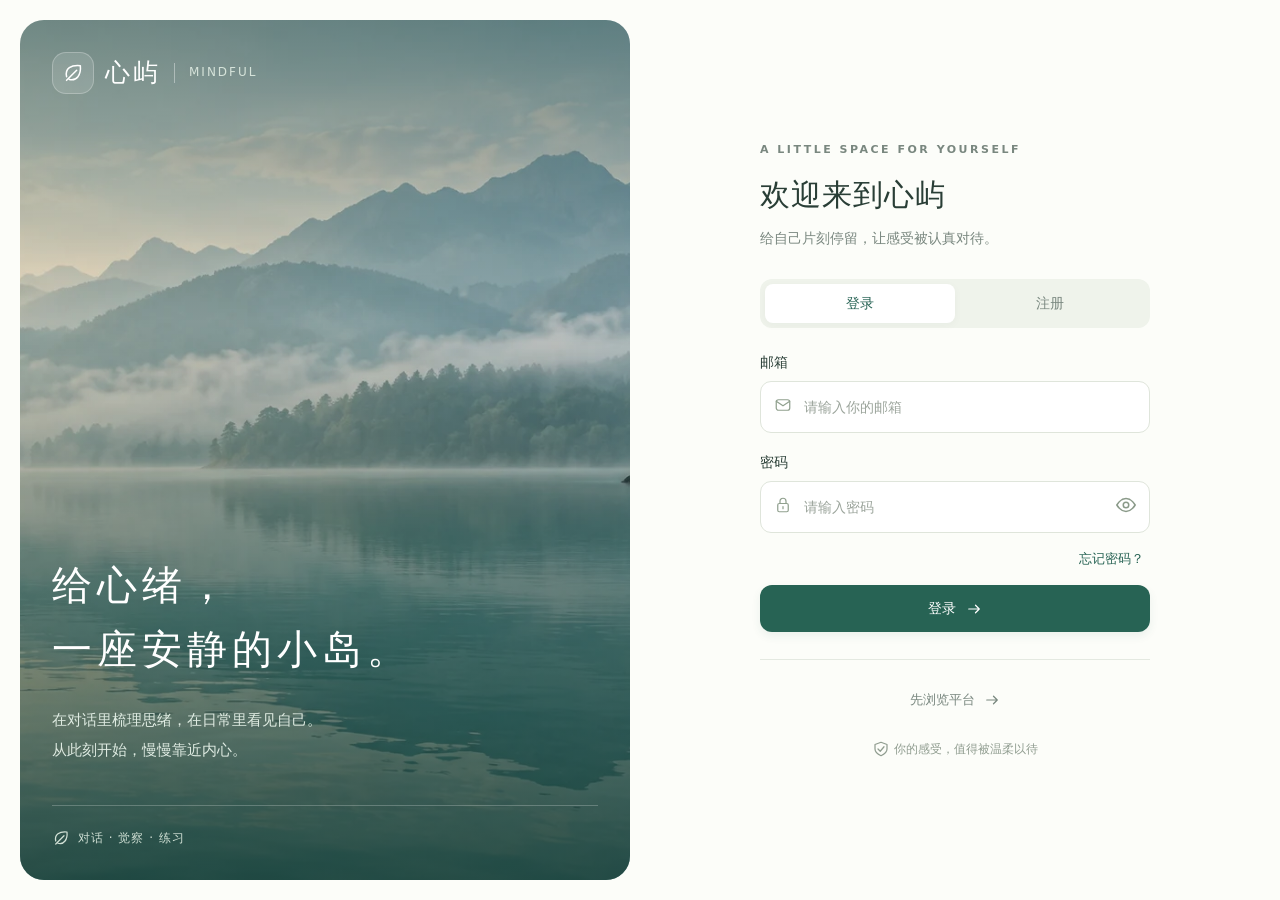
<file: index.html>
<!doctype html>
<html lang="zh-CN">
<head>
  <meta charset="UTF-8">
  <meta name="viewport" content="width=device-width, initial-scale=1, viewport-fit=cover">
  <meta name="theme-color" content="#276354">
  <meta name="description" content="心屿：通过对话、正念练习与日常记录，留意自己的感受。">
  <title>心屿 · 给心绪一点空间</title>
  <link rel="icon" href="/static/favicon.svg" type="image/svg+xml">
  <link rel="stylesheet" href="/static/styles.css">
  <script defer src="/static/vendor/chart.umd.min.js"></script>
  <script type="module" src="/static/app.js"></script>
</head>
<body>
  <a href="#main" class="skip-link">跳到主要内容</a>
  <div id="app"><div class="initial-load">正在打开你的空间…</div></div>
  <div id="toast-region" class="toast-region" role="status" aria-live="polite"></div>
  <dialog id="modal" aria-labelledby="modal-title"></dialog>
  <div id="player-root"></div>
  <audio id="audio" preload="metadata"></audio>
</body>
</html>
</file>
<file: static/styles.css>
@charset "UTF-8";
:root{--green:#276354;--green-dark:#1c4e42;--green-light:#eaf2ec;--mint:#d9e9d9;--ink:#293e36;--muted:#79877f;--paper:#f8f9f5;--line:#e4e9e1;--white:#fff;--serif:"Noto Serif SC","Songti SC","STSong","SimSun",serif;--shadow:0 12px 40px #264f3610;--radius:22px;font-family:Inter,"PingFang SC","Microsoft YaHei",system-ui,sans-serif;color:var(--ink);font-size:16px;line-height:1.6;font-synthesis:none}
*{box-sizing:border-box}body{margin:0;background:var(--paper)}button,input,textarea,select{font:inherit}button,a,input,textarea,select{-webkit-tap-highlight-color:transparent}button,a{touch-action:manipulation}button{cursor:pointer}a{color:inherit;text-decoration:none}button{border:0;background:none;color:inherit}button:disabled{cursor:not-allowed;opacity:.48}button:focus-visible,a:focus-visible{outline:3px solid #9eb8a4;outline-offset:4px}input:focus,textarea:focus,select:focus{outline:0;border-color:var(--green);box-shadow:0 0 0 3px #27635412}h1,h2,h3,p{margin:0}h1{font-size:34px;font-weight:600;letter-spacing:-1px;line-height:1.45}h2{font-size:21px;font-weight:600;line-height:1.5}h3{font-size:17px;font-weight:600}small{font-size:13px}svg{flex-shrink:0}.icon{width:22px;height:22px;vertical-align:middle}.icon.sm{width:18px;height:18px}.icon.lg{width:30px;height:30px}.muted{color:var(--muted)}.overline{font-size:12px;font-weight:600;letter-spacing:2px;text-transform:uppercase;color:var(--muted)}.serif{font-family:var(--serif);font-weight:500}.row{display:flex;align-items:center;gap:12px}.between{justify-content:space-between}.wrap{flex-wrap:wrap}.stack{display:grid;gap:20px}.hidden,[hidden]{display:none!important}.full{width:100%}.text-center{text-align:center}.text-sm{font-size:14px}.line{height:1px;background:var(--line)}.initial-load{padding:20vh 20px;text-align:center}.skip-link{position:fixed;top:-100px;left:20px;z-index:100;background:white;padding:10px}.skip-link:focus{top:10px}
.btn{display:inline-flex;align-items:center;justify-content:center;gap:9px;border-radius:12px;padding:12px 20px;font-size:14px;font-weight:500;min-height:46px;transition:background .2s,transform .2s}.btn:hover{transform:translateY(-1px)}.btn.primary{background:var(--green);color:white;box-shadow:0 4px 10px #27635415}.btn.primary:hover{background:var(--green-dark)}.btn.secondary{border:1px solid var(--line);background:var(--white)}.btn.secondary:hover{background:var(--green-light);border-color:#c7d6c9}.btn.soft{background:var(--green-light);color:var(--green)}.btn.danger{background:#f8ece8;color:#a1453b}.btn.link{color:var(--green);padding:8px 0;min-height:40px}.btn.small{padding:8px 14px;min-height:38px}.icon-btn{height:40px;width:40px;border-radius:12px;display:inline-flex;align-items:center;justify-content:center}.icon-btn:hover{background:var(--green-light)}.tag{display:inline-flex;align-items:center;gap:5px;font-size:12px;border-radius:7px;padding:4px 9px;background:var(--green-light);color:var(--green)}.tag.warning{background:#fff3df;color:#946b29}.tag.info{background:#eef3fa;color:#557b9a}.tag.neutral{background:#f0f2ee;color:#7c877f}.card{border:1px solid var(--line);border-radius:var(--radius);background:var(--white)}
.site-header{height:86px;border-bottom:1px solid var(--line);background:#fdfefa;display:flex;align-items:center;justify-content:space-between;padding:0 max(5vw,calc((100vw - 1200px)/2));gap:20px}.brand{display:flex;align-items:center;gap:11px;white-space:nowrap}.brand-symbol{width:42px;height:42px;display:grid;place-items:center;border-radius:14px;background:var(--green);color:white}.brand-name{font-size:25px;letter-spacing:3px;font-weight:600}.brand-en{font-size:12px;letter-spacing:2px;color:var(--muted);border-left:1px solid #ced8cf;padding-left:14px;margin-left:2px}.header-right{display:flex;align-items:center;gap:27px;font-size:14px}.header-note{color:var(--muted);display:flex;align-items:center;gap:7px}.avatar-small{width:33px;height:33px;border-radius:50%;background:var(--green-light);display:grid;place-items:center;overflow:hidden}.avatar-small img{width:100%;height:100%;object-fit:cover}.account-btn{display:flex;align-items:center;gap:9px;padding:7px 10px;border-radius:12px}.account-btn:hover{background:#f0f4ed}.page{max-width:1200px;margin:0 auto;padding:40px 0 130px;animation:pageIn .3s ease}.page-top{display:flex;justify-content:space-between;align-items:center;gap:20px;margin-bottom:27px}.page-top h1{margin-top:5px}.page-top .description{color:var(--muted);margin-top:8px;font-size:14px}.bottom-nav{position:fixed;bottom:20px;left:50%;transform:translateX(-50%);width:540px;max-width:calc(100% - 32px);height:70px;z-index:20;display:grid;grid-template-columns:repeat(4,1fr);background:#fffffff2;backdrop-filter:blur(18px);border:1px solid #dfe6dd;border-radius:22px;box-shadow:0 10px 44px #233b3320;padding:7px}.nav-item{display:flex;align-items:center;justify-content:center;gap:8px;border-radius:15px;color:var(--muted);font-size:14px;transition:.2s}.nav-item:hover{background:#f4f6f0}.nav-item.active{color:var(--green);background:var(--green-light);font-weight:600}.nav-item .icon{width:21px;height:21px}.footnote{display:flex;align-items:center;justify-content:center;gap:7px;color:#8b958d;font-size:12px;margin-top:25px}
.home-grid{display:grid;grid-template-columns:minmax(0,1fr) 304px;gap:24px}.conversation-panel{padding:26px 28px}.section-heading{display:flex;align-items:center;justify-content:space-between;gap:12px}.section-heading .count{margin-left:10px;border-radius:6px;font-size:13px;color:var(--muted);background:#f0f3ec;padding:2px 8px;font-family:system-ui;font-weight:400}.section-meta{font-size:13px;color:var(--muted)}.conversation-empty{display:flex;align-items:center;justify-content:center;flex-direction:column;text-align:center;padding:36px 20px 42px;min-height:355px}.empty-orbit{display:grid;place-items:center;width:118px;height:118px;border:1px solid #e8eee4;border-radius:50%;box-shadow:0 0 0 15px #f7f9f4,0 0 0 16px #f0f3ec;margin:24px 0 33px;background:#f2f6ef}.empty-orbit .inner{display:grid;place-items:center;width:74px;height:74px;border:1px solid #cfddcd;border-radius:25px;background:#e5efe1;color:var(--green);transform:rotate(-8deg)}.empty-orbit .icon{width:33px;height:33px;transform:rotate(8deg)}.conversation-empty h2{font-size:22px;letter-spacing:.5px}.conversation-empty p{font-size:14px;color:var(--muted);max-width:345px;margin:12px auto 23px;line-height:1.9}.cbt-strip{border-top:1px solid var(--line);padding-top:23px;margin-top:0}.cbt-strip-title{font-size:12px;color:var(--muted);letter-spacing:1px;margin-bottom:17px}.cbt-steps{display:grid;grid-template-columns:repeat(3,1fr);gap:18px}.step-number{font-family:Georgia,serif;color:#97ad97;font-size:20px;margin-bottom:6px}.step-title{font-size:14px;color:#4c6054}.step-description{font-size:12px;color:var(--muted);margin-top:4px}.home-aside{display:grid;gap:20px;align-content:start}.lake-card{height:250px;position:relative;overflow:hidden;background:#527969;color:white;padding:25px;display:flex;flex-direction:column;align-items:flex-start}.lake-card:before{content:"";position:absolute;inset:0;background:linear-gradient(120deg,#163e3bd6,#224b4145),url('/static/assets/calm-lake.webp') center/cover}.lake-card>*{position:relative}.lake-card .overline{color:#d3e0d6;font-size:11px;letter-spacing:2px}.lake-card h2{font-family:var(--serif);font-size:27px;font-weight:400;line-height:1.6;letter-spacing:2px;margin-top:16px}.lake-card .lake-action{margin-top:auto;display:flex;align-items:center;gap:20px;font-size:13px;color:#f4f7ee}.lake-card .round-arrow{width:33px;height:33px;border:1px solid #ffffff70;border-radius:50%;display:grid;place-items:center}.today-card{padding:23px}.today-date{font-size:13px;color:var(--muted);margin-top:4px}.today-card .today-status{margin:19px 0 15px;padding:16px 14px;border-radius:12px;background:#f7f8f3;display:flex;gap:11px;align-items:center}.today-card .today-status .icon{color:#98a98d}.today-card .today-status p{font-size:14px}.today-card .today-status small{font-size:12px;color:var(--muted)}.conversation-list{margin:18px -8px 25px;max-height:420px;overflow:auto}.conversation-row{border-bottom:1px solid var(--line);display:flex;align-items:center;gap:12px;padding:17px 8px}.conversation-row:last-child{border-bottom:0}.conversation-open{flex:1;min-width:0;text-align:left;display:flex;align-items:center;gap:14px}.conversation-open .convo-icon{width:43px;height:43px;display:grid;place-items:center;border-radius:14px;background:var(--green-light);color:var(--green)}.conversation-open strong{display:block;font-size:15px;font-weight:500;white-space:nowrap;overflow:hidden;text-overflow:ellipsis;max-width:390px}.conversation-open small{display:block;color:var(--muted);margin-top:4px}.pinned{color:var(--green);background:var(--green-light)}
.auth-page{min-height:100dvh;display:grid;grid-template-columns:1fr 1fr;background:#fcfdf9;padding:20px;gap:20px}.auth-visual{position:relative;border-radius:24px;overflow:hidden;background:#416a5b url('/static/assets/calm-lake.webp') 60% center/cover;color:white;min-height:710px;display:flex;flex-direction:column;padding:38px 44px}.auth-visual:before{content:"";position:absolute;inset:0;background:linear-gradient(180deg,#173e3980,#173c3610 35%,#163c35c2)}.auth-visual>*{position:relative}.auth-visual .brand-symbol{background:#ffffff20;border:1px solid #ffffff40}.auth-visual .brand-en{color:#d6e3da;border-color:#ffffff60}.auth-copy{margin-top:auto;padding:80px 0 40px}.auth-copy h1{font-family:var(--serif);font-size:47px;line-height:1.6;letter-spacing:5px;font-weight:400}.auth-copy p{color:#dfebe2;margin-top:23px;font-size:15px;line-height:2}.auth-visual-footer{padding-top:23px;border-top:1px solid #ffffff3a;font-size:12px;letter-spacing:1px;color:#d1e0d5;display:flex;gap:8px;align-items:center}.auth-content{display:flex;align-items:center;justify-content:center;padding:34px}.auth-form-wrap{width:100%;max-width:390px}.auth-mobile-brand{display:none}.auth-form-wrap .overline{margin-bottom:13px;font-size:11px;letter-spacing:2.5px}.auth-form-wrap h2{font-size:30px;font-weight:600;letter-spacing:1px}.auth-form-wrap .subtitle{font-size:14px;color:var(--muted);margin-top:10px}.auth-tabs{display:grid;grid-template-columns:1fr 1fr;background:#eff3eb;padding:5px;border-radius:12px;margin:30px 0 23px}.auth-tabs button{font-size:14px;padding:8px;border-radius:8px;color:var(--muted)}.auth-tabs button.active{background:white;color:var(--green);box-shadow:0 2px 8px #233b3309}.form-field{display:block;margin-bottom:18px}.form-field>span,.field-title{display:block;font-size:14px;margin-bottom:8px;font-weight:500}.form-field input,.form-field select,.form-field textarea{width:100%;border:1px solid #dfe5db;border-radius:11px;padding:12px 14px;background:#fff;color:var(--ink);min-height:48px}.form-field input::placeholder,.form-field textarea::placeholder{color:#9ca59c;font-size:14px}.input-wrap{position:relative}.input-wrap input{padding-left:43px;padding-right:48px}.input-wrap>.icon{position:absolute;left:14px;top:15px;width:18px;height:18px;color:#91a18f}.input-wrap .icon-btn{position:absolute;right:4px;top:4px;color:#8a9a89}.auth-options{display:flex;align-items:center;justify-content:flex-end;font-size:13px;margin:-3px 0 15px;color:var(--green)}.consent{display:flex;gap:9px;align-items:flex-start;font-size:12px;color:var(--muted);margin:18px 0}.consent input{margin-top:5px;accent-color:var(--green);width:16px;height:16px;flex-shrink:0}.consent button{font-size:inherit;color:var(--green);padding:0;text-decoration:underline;text-underline-offset:3px}.form-message{font-size:13px;padding:11px 13px;border-radius:9px;background:#fbeee9;color:#aa5143;margin:14px 0;line-height:1.7}.form-message.success{background:#eaf4ea;color:#407c52}.auth-preview{text-align:center;margin-top:26px}.auth-preview button{font-size:13px;color:var(--muted);display:inline-flex;gap:8px;align-items:center}.auth-caption{text-align:center;font-size:12px;color:#909d90;margin-top:28px}.auth-separator{border-top:1px solid var(--line);margin-top:27px}
.practice-hero{height:214px;background:#385e52;position:relative;overflow:hidden;border-radius:22px;color:#fff;padding:32px 38px;display:flex;flex-direction:column;justify-content:center;margin-bottom:28px}.practice-hero:before{content:"";position:absolute;inset:0;background:linear-gradient(90deg,#1f514ad9,#1f514a00),url('/static/assets/calm-lake.webp') center 54%/cover}.practice-hero>*{position:relative}.practice-hero .overline{color:#d6e5d8;letter-spacing:3px;font-size:11px}.practice-hero h2{font-family:var(--serif);font-size:33px;letter-spacing:3px;font-weight:400;margin:11px 0}.practice-hero p{font-size:14px;color:#e5ece2}.filter-bar{display:flex;align-items:center;justify-content:space-between;gap:18px;margin-bottom:24px}.filters{display:flex;gap:9px;flex-wrap:wrap}.filter{padding:9px 18px;min-height:42px;border-radius:11px;font-size:14px;color:var(--muted);border:1px solid transparent}.filter.active{background:var(--green);color:white}.filter:hover:not(.active){background:var(--green-light)}.exercise-grid{display:grid;grid-template-columns:repeat(3,minmax(0,1fr));gap:18px}.exercise-card{text-align:left;padding:22px;transition:transform .2s,border-color .2s;min-width:0}.exercise-card:hover{transform:translateY(-3px);border-color:#bccdb9;box-shadow:var(--shadow)}.exercise-icon{display:grid;place-items:center;width:48px;height:48px;border-radius:15px;background:#edf3e9;color:#7b9470;margin-bottom:19px}.exercise-card[data-category=breathing] .exercise-icon{background:#edf3f5;color:#7795a1}.exercise-card[data-category=relaxation] .exercise-icon{background:#f5f0e9;color:#ae936c}.exercise-card h3{font-size:16px;margin-bottom:7px}.exercise-card p{font-size:13px;color:var(--muted);line-height:1.85;min-height:46px}.exercise-card-footer{margin-top:19px;display:flex;align-items:center;justify-content:space-between}.exercise-card-footer .mini-play{width:32px;height:32px;border:1px solid var(--line);border-radius:50%;display:grid;place-items:center;color:var(--green)}.mini-play .icon{width:16px;height:16px}.audio-notice{padding:13px 16px;background:#f0f3ed;border-radius:12px;font-size:13px;color:#73806e;margin-top:23px;display:flex;align-items:flex-start;gap:9px}
.calendar-grid{display:grid;grid-template-columns:minmax(0,1.25fr) minmax(300px,1fr);gap:24px;align-items:start}.calendar-card{padding:27px}.month-heading{display:flex;align-items:center;justify-content:space-between;margin-bottom:26px}.month-heading h2{font-size:20px}.month-controls{display:flex;gap:4px}.weekday-row,.calendar-days{display:grid;grid-template-columns:repeat(7,minmax(0,1fr));gap:6px}.weekday-row{text-align:center;color:var(--muted);font-size:12px;margin-bottom:12px}.day{aspect-ratio:1.1;border-radius:13px;font-size:15px;position:relative;display:flex;align-items:center;justify-content:center}.day:hover:not(:disabled){background:var(--green-light)}.day.today{box-shadow:inset 0 0 0 1px #d4dfcc;color:var(--green);font-weight:600}.day.selected{background:var(--green)!important;color:white}.day:disabled{opacity:1;color:#bdc5ba}.day .record-dot{width:4px;height:4px;border-radius:50%;background:#83a878;position:absolute;bottom:10px;left:calc(50% - 2px)}.day.selected .record-dot{background:white}.calendar-legend{display:flex;gap:18px;align-items:center;font-size:12px;color:var(--muted);border-top:1px solid var(--line);padding-top:20px;margin-top:20px}.legend-dot{width:5px;height:5px;background:#83a878;display:inline-block;border-radius:50%;margin:0 6px 2px 0}.legend-today{width:12px;height:12px;display:inline-block;border:1px solid #bfcfb5;border-radius:4px;margin-right:6px;vertical-align:middle}.date-panel{padding:26px}.date-panel>p{color:var(--muted);font-size:13px;margin-top:5px}.record-summary{padding:16px 0;display:grid;grid-template-columns:repeat(2,1fr);gap:15px}.record-metric{display:flex;align-items:center;gap:9px}.record-metric .icon{width:18px;height:18px;color:#8b9c80}.record-metric label{font-size:13px;color:var(--muted)}.record-metric strong{display:block;font-size:19px;font-weight:500}.record-metric strong small{font-size:12px;font-weight:400;color:var(--muted)}.activity-box{margin-top:20px;border-top:1px solid var(--line);padding-top:20px}.activity-box h3{font-size:14px}.activity-box .helper{font-size:12px;color:var(--muted);margin:5px 0 13px}.activity-grid{display:grid;grid-template-columns:repeat(4,1fr);gap:8px}.activity-button{min-height:70px;display:flex;flex-direction:column;align-items:center;justify-content:center;gap:6px;border-radius:12px;border:1px solid var(--line);font-size:12px;color:var(--muted)}.activity-button.active{background:var(--green-light);border-color:#b6ceb4;color:var(--green)}.activity-button .icon{width:20px;height:20px}.activity-count{font-size:12px;color:var(--muted);margin-top:12px}.questionnaire-intro{margin:0 0 20px;color:var(--muted);font-size:13px}.score-field{padding:17px 0;border-top:1px solid var(--line)}.score-title{display:flex;align-items:center;gap:8px;font-size:14px;margin-bottom:12px}.score-title .icon{width:18px;height:18px;color:var(--green)}.score-options{display:grid;grid-template-columns:repeat(11,minmax(0,1fr));gap:5px}.score-option{display:block;position:relative;cursor:pointer}.score-option input{position:absolute;opacity:0;width:100%;height:100%;margin:0;cursor:pointer}.score-option span{display:grid;place-items:center;height:36px;border-radius:7px;background:#f2f5ee;color:#74856e;font-size:13px;border:1px solid transparent}.score-option input:checked+span{background:var(--green);color:white}.score-option input:focus-visible+span{outline:2px solid var(--green);outline-offset:2px}.score-extremes{display:flex;justify-content:space-between;color:var(--muted);font-size:11px;margin-top:7px}.questionnaire-note{margin-top:18px}.record-note{white-space:pre-wrap;overflow-wrap:anywhere;font-size:13px;padding:12px;background:#f8f9f5;border-radius:9px;margin-bottom:17px}
dialog{border:1px solid var(--line);border-radius:24px;padding:0;color:var(--ink);box-shadow:0 25px 100px #17352730;width:600px;max-width:calc(100vw - 32px);max-height:calc(100dvh - 48px);background:#fff}dialog::backdrop{background:#19332860;backdrop-filter:blur(4px)}.modal-head{display:flex;align-items:center;justify-content:space-between;padding:22px 27px;border-bottom:1px solid var(--line);position:sticky;top:0;z-index:2;background:#fff;border-radius:24px 24px 0 0}.modal-head h2{font-size:20px}.modal-body{padding:25px 27px}.modal-footer{display:flex;gap:10px;justify-content:flex-end;margin-top:23px}.modal-wide{width:900px}.analysis-intro{font-size:13px;color:var(--muted);margin-bottom:20px}.analysis-stats{display:grid;grid-template-columns:repeat(2,minmax(0,1fr));gap:14px;margin-bottom:23px}.analysis-stat{padding:17px 20px;background:#f5f7f1;border-radius:14px;display:flex;align-items:center;gap:15px}.analysis-stat .icon{color:#8b9e7f}.analysis-stat span{font-size:13px;color:var(--muted)}.analysis-stat strong{display:block;font-size:26px;font-weight:500;margin-top:4px}.analysis-stat small{font-size:12px;font-weight:400;color:var(--muted);margin-left:4px}.chart-card{padding:20px;border-radius:16px;border:1px solid var(--line);margin-bottom:16px}.chart-card h3{font-size:15px;margin-bottom:10px}.chart-card p{font-size:12px;color:var(--muted);margin-top:5px}.chart-area{height:230px;position:relative}.chart-empty{height:175px;display:flex;flex-direction:column;gap:8px;align-items:center;justify-content:center;color:#99a38f;background:repeating-linear-gradient(0deg,transparent,transparent 42px,#f0f3eb 43px);font-size:13px;margin-top:12px}.chart-empty .icon{width:26px;height:26px;color:#acb8a2}.analysis-chart-pair{display:grid;grid-template-columns:1fr 1fr;gap:16px}.insight-box{border-radius:14px;background:#f4f7f0;padding:20px}.insight-box h3{font-size:15px}.insight-box>p{font-size:13px;color:var(--muted);margin:9px 0 14px}.insight-item{display:flex;align-items:flex-start;gap:10px;font-size:13px;padding:10px 0;white-space:pre-wrap}.insight-item .tag{flex-shrink:0}.analysis-note{font-size:11px;color:var(--muted);margin-top:15px}
.profile-grid{display:grid;grid-template-columns:310px minmax(0,1fr);gap:24px}.profile-summary{padding:34px 25px;text-align:center;align-self:start}.avatar-large{width:96px;height:96px;margin:0 auto 16px;border-radius:50%;background:#edf2e7;display:grid;place-items:center;color:#899f7c;position:relative;border:4px solid #fff;box-shadow:0 0 0 1px var(--line)}.avatar-large>.icon{width:40px;height:40px}.avatar-large img{width:100%;height:100%;object-fit:cover;border-radius:50%}.avatar-edit{position:absolute;right:-1px;bottom:-1px;width:29px;height:29px;border-radius:50%;background:var(--green);color:#fff;display:grid;place-items:center;border:3px solid white}.avatar-edit .icon{width:13px;height:13px}.profile-summary h2{font-size:19px;margin-bottom:5px}.profile-summary p{font-size:12px;color:var(--muted);overflow-wrap:anywhere}.profile-stats{display:grid;grid-template-columns:repeat(3,1fr);gap:8px;padding-top:22px;margin-top:24px;border-top:1px solid var(--line)}.profile-stats strong{display:block;font-size:24px;font-weight:500}.profile-stats span{font-size:11px;color:var(--muted)}.profile-form{padding:28px}.form-grid{display:grid;grid-template-columns:1fr 1fr;gap:0 20px;margin-top:25px}.span-2{grid-column:1/-1}.profile-actions{border-top:1px solid var(--line);padding-top:20px;display:flex;align-items:center;justify-content:space-between;gap:12px}.privacy-card{padding:21px 25px;display:flex;gap:14px;margin-top:22px}.privacy-card>.icon{color:#819878;margin-top:2px}.privacy-card h3{font-size:14px}.privacy-card p{font-size:12px;color:var(--muted);line-height:1.9;margin-top:4px}
.chat-page{max-width:1050px;padding-top:24px;padding-bottom:105px}.chat-shell{height:calc(100dvh - 220px);min-height:460px;display:flex;flex-direction:column;overflow:hidden}.chat-header{padding:17px 20px;border-bottom:1px solid var(--line);display:flex;align-items:center;justify-content:space-between;background:#fff;position:relative}.chat-title{display:flex;align-items:center;gap:12px;min-width:0}.chat-title h2{font-size:16px;white-space:nowrap;overflow:hidden;text-overflow:ellipsis;max-width:500px}.chat-title p{font-size:12px;color:var(--muted);margin-top:1px}.chat-menu{position:absolute;right:19px;top:66px;z-index:5;background:white;border:1px solid var(--line);border-radius:12px;box-shadow:var(--shadow);padding:6px;min-width:150px}.chat-menu button{display:flex;gap:10px;width:100%;padding:11px;border-radius:8px;font-size:13px}.chat-menu button:hover{background:var(--green-light)}.message-area{flex:1;overflow:auto;padding:26px 30px;background:#f1f4ee;scroll-behavior:smooth;overscroll-behavior:contain}.chat-empty{height:100%;display:flex;align-items:center;justify-content:center;flex-direction:column;text-align:center;min-height:210px}.chat-empty>.icon{width:40px;height:40px;color:#92a589;margin-bottom:18px}.chat-empty h2{font-family:var(--serif);font-size:24px;font-weight:400;letter-spacing:2px}.chat-empty p{color:var(--muted);font-size:13px;line-height:2;margin-top:12px;max-width:370px}.message{display:flex;gap:10px;margin-bottom:22px;align-items:flex-start}.message.user{flex-direction:row-reverse}.message-avatar{width:34px;height:34px;border-radius:11px;background:#fff;color:#7b9276;display:grid;place-items:center;flex-shrink:0}.message-avatar .icon{width:19px;height:19px}.message.user .message-avatar{background:#dce7d5}.message-content{max-width:76%;min-width:50px}.message-bubble{padding:13px 17px;border-radius:3px 15px 15px 15px;background:#fff;border:1px solid #e8ece3;white-space:pre-wrap;overflow-wrap:anywhere;font-size:15px;line-height:1.9}.message.user .message-bubble{background:#d8eacd;border-color:#cedfc3;border-radius:15px 3px 15px 15px;color:#2d4836}.message-time{font-size:11px;color:#98a290;margin-top:5px}.message.user .message-time{text-align:right}.thinking{display:flex;align-items:center;gap:8px;font-size:13px;color:var(--muted);padding:12px}.thinking i{width:5px;height:5px;background:#90a286;border-radius:50%;animation:pulse 1s infinite}.thinking i:nth-child(2){animation-delay:.15s}.thinking i:nth-child(3){animation-delay:.3s}.chat-input-area{padding:16px 23px 13px;background:white;border-top:1px solid var(--line)}.composer{display:flex;gap:12px;align-items:flex-end}.composer textarea{resize:none;flex:1;min-width:0;max-height:120px;min-height:48px;border:1px solid var(--line);border-radius:12px;background:#f9faf6;padding:11px 14px;line-height:24px;font-size:14px;overflow:auto}.composer textarea::placeholder{color:#98a191}.send-button{height:48px;width:48px;background:var(--green);color:white;border-radius:12px;display:grid;place-items:center;flex-shrink:0}.composer-help{display:flex;align-items:center;justify-content:space-between;font-size:11px;color:#8e9b87;margin-top:8px}.chat-error{display:flex;align-items:center;justify-content:space-between;gap:15px;font-size:13px;padding:10px 14px;background:#fff1e9;border:1px solid #f1d4c4;border-radius:10px;margin:10px 0;color:#a36644}.history-button{display:block;margin:0 auto 20px;font-size:12px;color:var(--green)}
.player{position:fixed;z-index:35;right:25px;bottom:108px;width:390px;background:#fffffff5;backdrop-filter:blur(20px);border:1px solid #dce4d6;border-radius:23px;box-shadow:0 18px 60px #233d332a;padding:23px 25px;animation:slideUp .3s ease}.player-top{display:flex;justify-content:space-between;align-items:flex-start;gap:10px}.player-top h2{font-size:17px}.player-top p{font-size:12px;color:var(--muted);margin-top:3px}.player-title{display:flex;gap:12px;align-items:center}.player-art{width:48px;height:48px;display:grid;place-items:center;background:var(--green-light);border-radius:14px;color:var(--green)}.player input[type=range]{width:100%;accent-color:var(--green);height:5px;margin:27px 0 8px;cursor:pointer}.player-time{display:flex;align-items:center;justify-content:space-between;color:var(--muted);font-size:11px;font-variant-numeric:tabular-nums}.player-controls{display:flex;align-items:center;justify-content:center;gap:30px;margin-top:12px}.player-skip{display:flex;align-items:center;justify-content:center;flex-direction:column;font-size:10px;color:var(--muted);height:46px;width:46px}.player-skip .icon{width:22px;height:22px}.player-play{width:54px;height:54px;border-radius:50%;background:var(--green);color:white;display:grid;place-items:center}.player-status{margin-top:16px;font-size:12px;color:#8d977f;background:#f3f5ee;padding:10px 12px;border-radius:9px}.player-minimize{font-size:12px;color:var(--muted)}.toast-region{position:fixed;top:24px;left:50%;transform:translateX(-50%);z-index:100;max-width:calc(100vw - 32px);width:max-content}.toast{background:#fff;border:1px solid #c9ddc7;border-radius:13px;color:var(--green);padding:12px 20px;box-shadow:0 8px 35px #203c3320;font-size:14px;animation:slideUp .2s ease;display:flex;align-items:center;gap:9px;margin-bottom:8px}.toast.error{color:#a95849;border-color:#e8c7be}.inline-error{padding:20px;border:1px solid #e7ccbc;border-radius:14px;color:#9a6450;font-size:14px;background:#fff7ef}.busy{pointer-events:none;opacity:.65}.loading-line{padding:50px;text-align:center;color:var(--muted);font-size:14px}
@keyframes pageIn{from{opacity:0;transform:translateY(5px)}to{opacity:1;transform:none}}@keyframes pulse{0%,100%{opacity:.25}50%{opacity:1}}@keyframes slideUp{from{opacity:0;transform:translateY(14px)}to{opacity:1;transform:none}}
@media(min-width:1600px){.auth-copy h1{font-size:55px}.auth-visual{padding:45px 65px}.auth-page{padding:26px;gap:26px}.auth-form-wrap{max-width:420px}}
@media(max-width:1300px){.page{margin-left:5vw;margin-right:5vw}.chat-page{margin-left:auto;margin-right:auto;width:90%}.auth-copy h1{font-size:40px}.auth-visual{padding:32px}.home-grid{grid-template-columns:minmax(0,1fr) 290px}.conversation-open strong{max-width:300px}}
@media(max-width:1000px){.home-grid{grid-template-columns:minmax(0,1fr) 265px;gap:18px}.conversation-panel{padding:22px}.step-description{display:none}.cbt-steps{gap:10px}.step-title{font-size:13px}.lake-card{padding:22px}.exercise-grid{grid-template-columns:repeat(2,minmax(0,1fr))}.calendar-grid{grid-template-columns:minmax(0,1fr) minmax(280px,.85fr);gap:18px}.calendar-card,.date-panel{padding:20px}.day{font-size:14px}.weekday-row,.calendar-days{gap:3px}.profile-grid{grid-template-columns:270px minmax(0,1fr);gap:18px}.profile-form{padding:22px}.form-grid{gap:0 14px}.auth-page{gap:0;padding:14px}.auth-visual{min-height:680px;padding:26px}.auth-content{padding:30px}.auth-copy h1{font-size:34px;letter-spacing:2px}.auth-copy p{font-size:13px}.brand-en{display:none}.score-options{gap:3px}.conversation-open strong{max-width:200px}}
@media(max-width:760px){h1{font-size:28px}.site-header{height:70px;padding:0 22px}.brand-symbol{width:35px;height:35px;border-radius:12px}.brand-name{font-size:22px}.header-note{display:none}.header-right{gap:8px}.account-btn{font-size:13px;padding:5px}.page{padding-top:28px;margin-left:22px;margin-right:22px;padding-bottom:115px}.page-top{align-items:flex-start;margin-bottom:24px;gap:10px}.page-top .description{font-size:13px;max-width:250px}.page-top .btn{padding:10px 13px;font-size:12px;white-space:nowrap;margin-top:7px}.page-top .btn .icon{width:17px;height:17px}.overline{font-size:10px;letter-spacing:1.5px}.home-grid{grid-template-columns:1fr}.home-aside{grid-template-columns:1fr 1fr;gap:14px}.lake-card{height:243px;padding:21px}.lake-card h2{font-size:25px;letter-spacing:1px}.today-card{padding:20px}.today-card h3{font-size:15px}.today-card .today-status{padding:12px 10px;margin:16px 0 10px}.today-card .today-status .icon{display:none}.today-card .today-date{font-size:12px}.today-card .btn{font-size:12px}.conversation-panel{padding:23px}.conversation-empty{min-height:340px;padding-top:23px}.conversation-empty h2{font-size:21px}.step-description{display:block;font-size:11px}.bottom-nav{height:65px;bottom:14px;border-radius:20px;max-width:calc(100% - 36px);padding:6px}.nav-item{flex-direction:column;gap:3px;font-size:11px;border-radius:14px}.nav-item .icon{height:20px;width:20px}.footnote{font-size:11px}.practice-hero{height:200px;padding:26px}.practice-hero h2{font-size:28px}.practice-hero p{font-size:12px;max-width:240px;line-height:1.9}.filter-bar{align-items:flex-start}.filter{padding:8px 14px;font-size:13px}.filters{gap:2px}.filter-bar>span{display:none}.exercise-card{padding:20px}.exercise-card p{font-size:12px}.exercise-card h3{font-size:15px}.calendar-grid{grid-template-columns:1fr}.calendar-card{padding:23px}.day{aspect-ratio:1.3}.calendar-days{gap:7px}.date-panel{padding:23px}.record-summary{grid-template-columns:repeat(3,1fr)}.record-metric{gap:7px}.record-metric label{font-size:12px}.activity-button{min-height:65px}.profile-grid{grid-template-columns:1fr}.profile-summary{padding:25px}.profile-stats{margin-top:20px;padding-top:18px}.profile-stats span{font-size:12px}.profile-grid .stack{gap:0}.profile-form{padding:24px}.form-grid{gap:0 15px}.profile-actions{flex-wrap:wrap}.profile-actions>p{display:none}.chat-page{width:auto;padding-top:18px;padding-bottom:90px;margin-left:14px;margin-right:14px}.chat-shell{height:calc(100dvh - 179px);min-height:360px;border-radius:17px}.chat-header{padding:12px}.chat-title{gap:6px}.chat-title h2{max-width:230px;font-size:15px}.chat-title p{font-size:11px}.message-area{padding:20px 14px}.message-content{max-width:80%}.message-bubble{font-size:14px;padding:10px 13px}.message-avatar{height:29px;width:29px;border-radius:9px}.chat-input-area{padding:12px}.composer-help{font-size:10px}.composer-help .keyboard-help{display:none}.chat-empty p{max-width:290px;font-size:12px}.chat-empty h2{font-size:22px}.player{right:18px;bottom:95px;width:calc(100% - 36px);max-width:390px;padding:20px}.auth-page{display:block;padding:0;min-height:100dvh}.auth-visual{display:none}.auth-content{padding:35px 27px;min-height:100dvh}.auth-form-wrap{max-width:390px}.auth-mobile-brand{display:block;margin-bottom:40px}.auth-mobile-brand .brand{justify-content:center}.auth-form-wrap h2{font-size:28px}.auth-form-wrap .overline{font-size:10px}.auth-form-wrap .subtitle{font-size:13px}.auth-caption{margin-top:22px}.auth-preview{margin-top:22px}.modal-head{padding:18px 21px}.modal-head h2{font-size:18px}.modal-body{padding:21px}.analysis-chart-pair{grid-template-columns:1fr;gap:0}.analysis-stat{padding:14px 12px;gap:9px}.analysis-stat span{font-size:12px}.analysis-stat strong{font-size:24px}.analysis-stat>.icon{width:20px;height:20px}.score-options{gap:4px}.score-option span{height:33px;font-size:12px}.conversation-open strong{max-width:230px}}
@media(max-width:390px){.page{margin-left:16px;margin-right:16px}h1{font-size:25px}.page-top .btn{padding:9px 10px}.home-aside{grid-template-columns:1fr}.lake-card{height:200px}.today-card{padding:22px}.today-card .today-status .icon{display:block}.exercise-grid{grid-template-columns:1fr}.form-grid{grid-template-columns:1fr}.span-2{grid-column:auto}.score-options{gap:2px}.score-option span{font-size:11px}.record-summary{grid-template-columns:1fr 1fr}.step-title{font-size:12px}.step-description{display:none}.conversation-open strong{max-width:185px}}
@media(max-width:760px){.score-options{grid-template-columns:repeat(6,minmax(0,1fr));gap:6px}.score-option span{height:40px;font-size:14px}.modal-body{padding-bottom:28px}.modal-footer{flex-wrap:wrap}.form-field input,.form-field select,.form-field textarea{font-size:16px}}
@media(prefers-reduced-motion:reduce){*,*:before,*:after{animation:none!important;transition:none!important;scroll-behavior:auto!important}}
</file>
